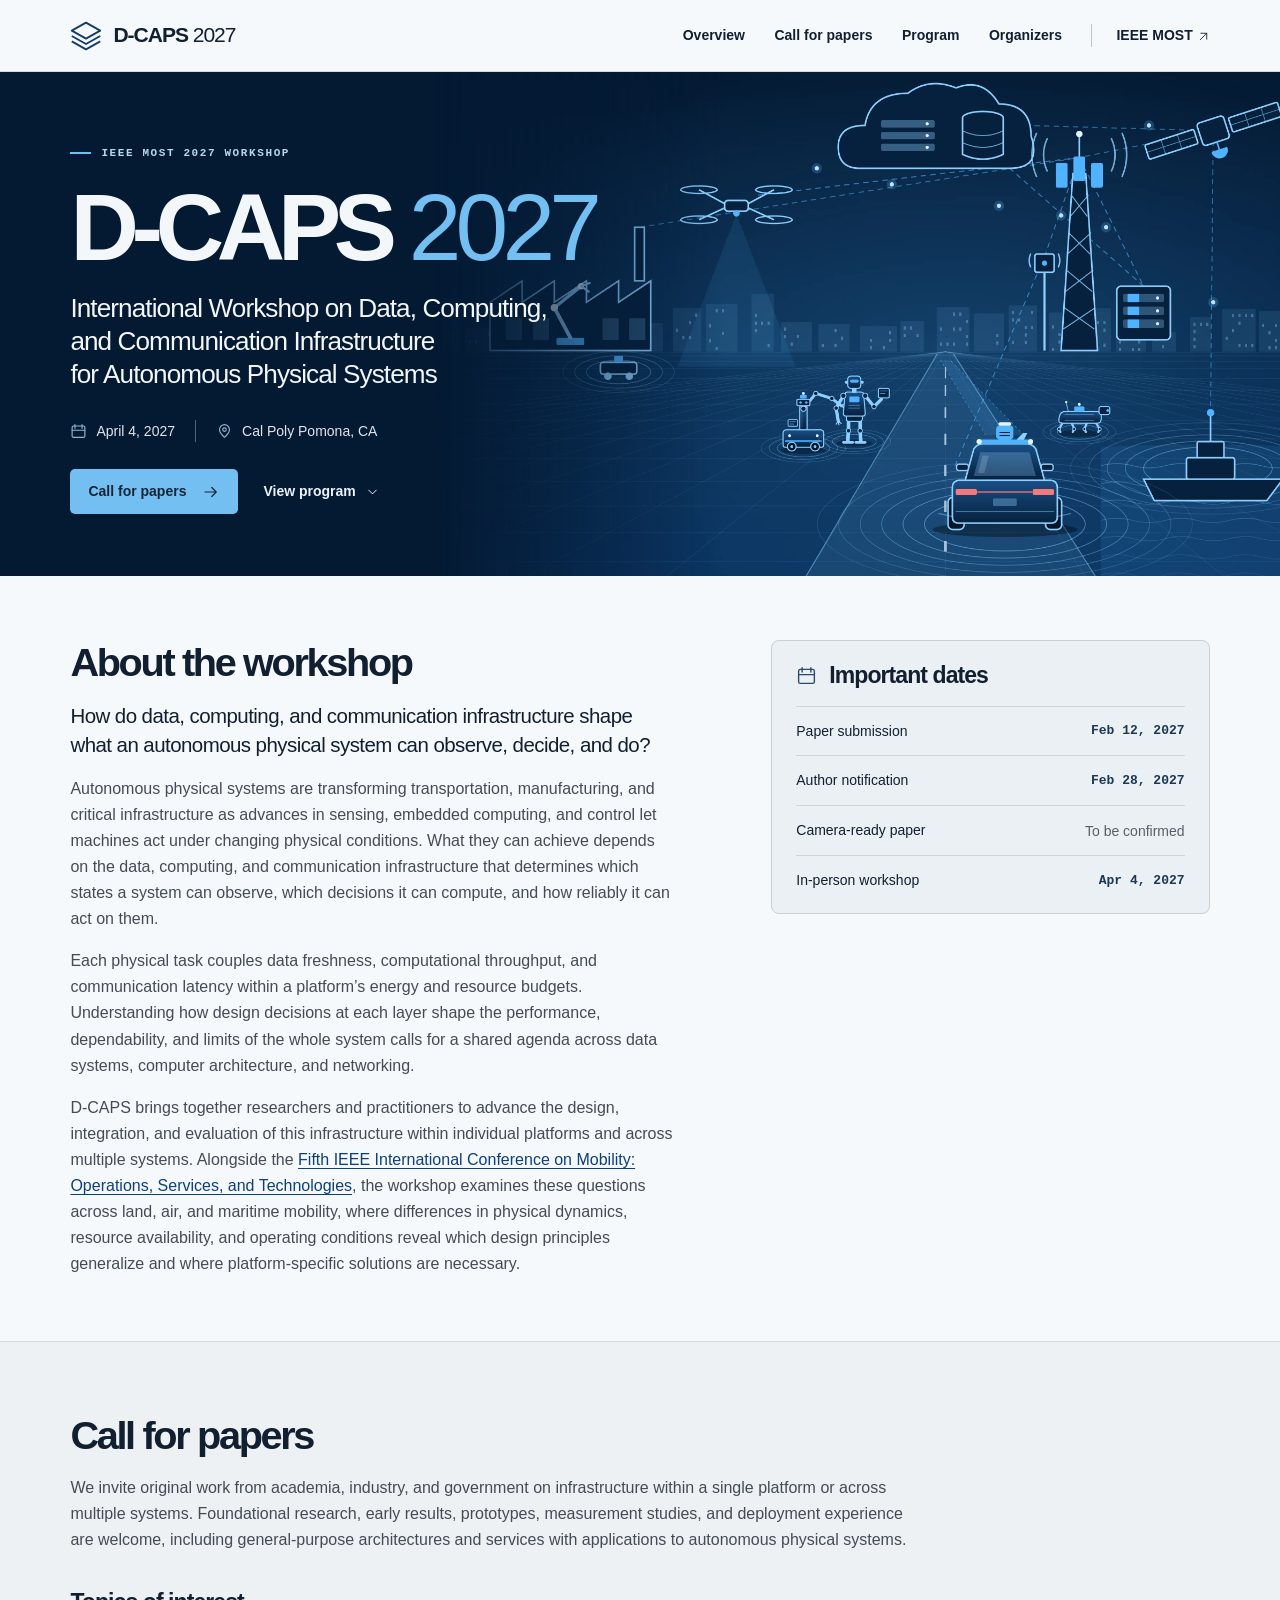
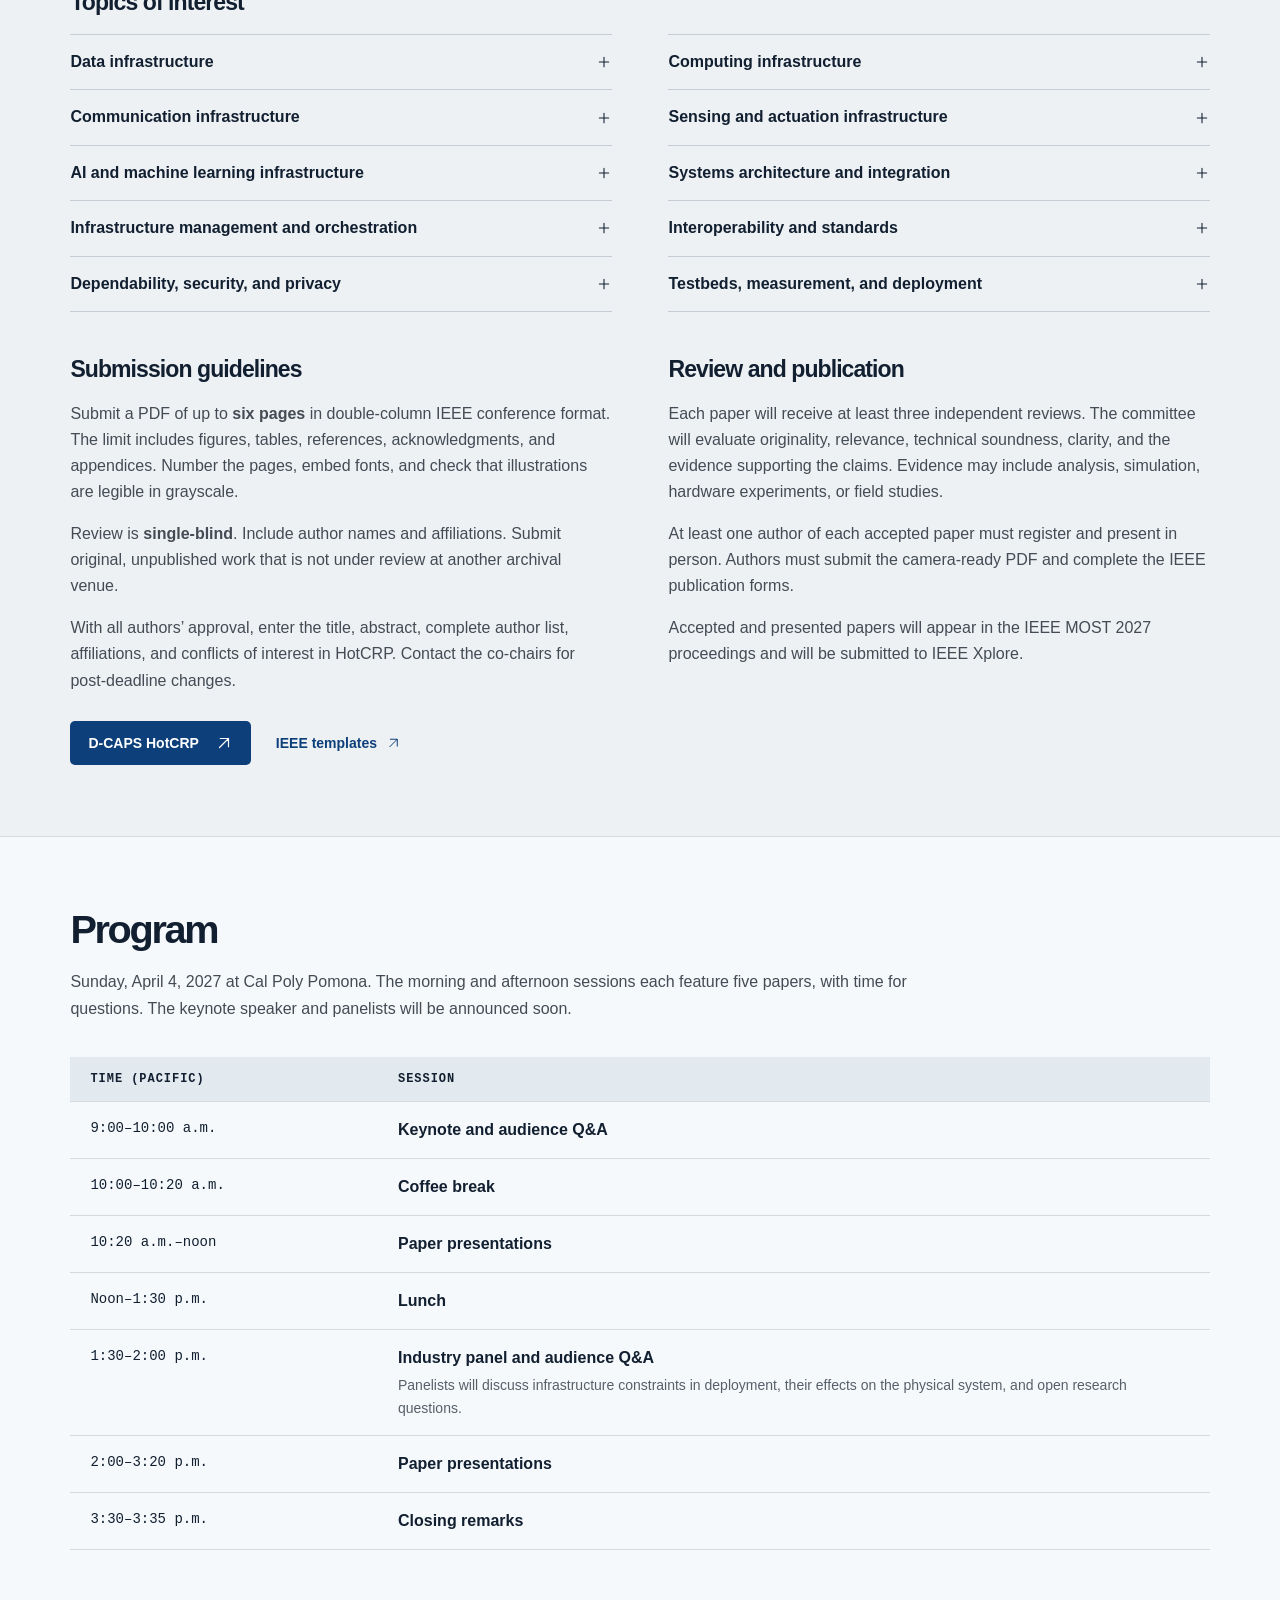
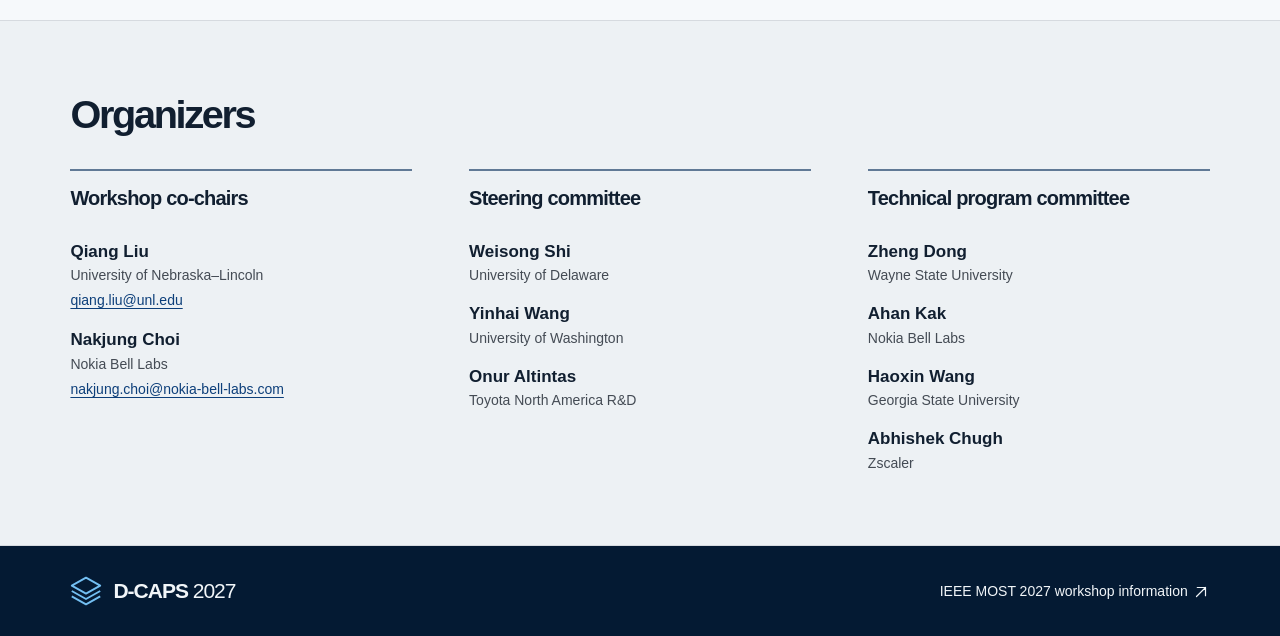
<file: index.html>
<!doctype html>
<html lang="en"><head><meta charset="utf-8"><meta name="viewport" content="width=device-width,initial-scale=1"><title>D-CAPS 2027 | Workshop on Autonomous Physical Systems Infrastructure</title><meta name="description" content="International Workshop on Data, Computing, and Communication Infrastructure for Autonomous Physical Systems. April 4, 2027 at Cal Poly Pomona, co-located with IEEE MOST 2027."><link rel="icon" href="assets/mark.svg" type="image/svg+xml"><link rel="stylesheet" href="style.css"><script defer src="site.js"></script></head>
<body id="top"><a class="skip" href="#main">Skip to content</a>
<header><div class="wrap bar"><a href="#top" class="brand" aria-label="D-CAPS 2027 home"><svg class="mark" aria-hidden="true" viewBox="0 0 36 36" fill="none" stroke="currentColor" stroke-width="2.1" stroke-linejoin="round"><path d="m2 12 16-9 16 9-16 9Zm0 6 16 9 16-9M2 24l16 9 16-9"/></svg><span>D-CAPS <b>2027</b></span></a><button id="toggle" type="button" hidden aria-controls="navigation" aria-expanded="false">Menu <svg class="icon" aria-hidden="true" viewBox="0 0 24 24" fill="none" stroke="currentColor" stroke-width="1.6" stroke-linecap="round" stroke-linejoin="round"><path d="M3 7h18M3 12h18M3 17h18"/></svg></button><nav id="navigation" aria-label="Main navigation"><a href="#overview">Overview</a><a href="#cfp">Call for papers</a><a href="#program">Program</a><a href="#organizers">Organizers</a><a class="conference" href="https://www.ieeemobility.org/workshop.html">IEEE MOST <svg class="icon" aria-hidden="true" viewBox="0 0 24 24" fill="none" stroke="currentColor" stroke-width="1.6" stroke-linecap="round" stroke-linejoin="round"><path d="M6 18 18 6M7 6h11v11"/></svg></a></nav></div></header>
<main id="main"><section class="hero" aria-labelledby="event-name"><div class="hero-art" role="img" aria-label="Illustrative lidar point cloud of an autonomous vehicle and its surroundings"></div><div class="wrap hero-content"><div class="kicker"><i></i> IEEE MOST 2027 workshop</div><h1 id="event-name">D-CAPS <span>2027</span></h1><p class="long-title">International Workshop on Data, Computing, and Communication Infrastructure for Autonomous Physical Systems</p><div class="event-meta"><span><svg class="icon" aria-hidden="true" viewBox="0 0 24 24" fill="none" stroke="currentColor" stroke-width="1.6" stroke-linecap="round" stroke-linejoin="round"><rect x="3" y="5" width="18" height="16" rx="2"/><path d="M7 3v5m10-5v5M3 11h18"/></svg> April 4, 2027</span><span><svg class="icon" aria-hidden="true" viewBox="0 0 24 24" fill="none" stroke="currentColor" stroke-width="1.6" stroke-linecap="round" stroke-linejoin="round"><path d="M19 10c0 5-7 11-7 11S5 15 5 10a7 7 0 1 1 14 0Z"/><circle cx="12" cy="10" r="2.5"/></svg> Cal Poly Pomona, CA</span></div><div class="actions"><a class="button primary" href="#cfp">Call for papers <svg class="icon" aria-hidden="true" viewBox="0 0 24 24" fill="none" stroke="currentColor" stroke-width="1.6" stroke-linecap="round" stroke-linejoin="round"><path d="M4 12h15m-6-6 6 6-6 6"/></svg></a><a class="secondary" href="#program">View program <svg class="icon" aria-hidden="true" viewBox="0 0 24 24" fill="none" stroke="currentColor" stroke-width="1.6" stroke-linecap="round" stroke-linejoin="round"><path d="m6 9 6 6 6-6"/></svg></a></div></div></section>
<section class="wrap overview" id="overview"><div><h2>About the workshop</h2><p class="lead">How do data, computing, and communication infrastructure shape what an autonomous physical system can observe, decide, and do?</p><p>Autonomous physical systems are transforming transportation, manufacturing, and critical infrastructure as advances in sensing, embedded computing, and control let machines act under changing physical conditions. What they can achieve depends on the data, computing, and communication infrastructure that determines which states a system can observe, which decisions it can compute, and how reliably it can act on them.</p><p>Each physical task couples data freshness, computational throughput, and communication latency within a platform&rsquo;s energy and resource budgets. Understanding how design decisions at each layer shape the performance, dependability, and limits of the whole system calls for a shared agenda across data systems, computer architecture, and networking.</p><p>D-CAPS brings together researchers and practitioners to advance the design, integration, and evaluation of this infrastructure within individual platforms and across multiple systems. Alongside the <a href="https://www.ieeemobility.org/workshop.html">Fifth IEEE International Conference on Mobility: Operations, Services, and Technologies</a>, the workshop examines these questions across land, air, and maritime mobility, where differences in physical dynamics, resource availability, and operating conditions reveal which design principles generalize and where platform-specific solutions are necessary.</p></div>
<aside class="dates" aria-labelledby="dates-title"><div class="card-title"><svg class="icon" aria-hidden="true" viewBox="0 0 24 24" fill="none" stroke="currentColor" stroke-width="1.6" stroke-linecap="round" stroke-linejoin="round"><rect x="3" y="5" width="18" height="16" rx="2"/><path d="M7 3v5m10-5v5M3 11h18"/></svg><h3 id="dates-title">Important dates</h3></div><dl><div><dt>Paper submission</dt><dd>Feb 12, 2027</dd></div><div><dt>Author notification</dt><dd>Feb 28, 2027</dd></div><div><dt>Camera-ready paper</dt><dd class="pending">To be confirmed</dd></div><div><dt>In-person workshop</dt><dd>Apr 4, 2027</dd></div></dl></aside></section>
<section class="cfp section" id="cfp"><div class="wrap"><h2>Call for papers</h2><p class="intro">We invite original work from academia, industry, and government on infrastructure within a single platform or across multiple systems. Foundational research, early results, prototypes, measurement studies, and deployment experience are welcome, including general-purpose architectures and services with applications to autonomous physical systems.</p><h3>Topics of interest</h3><div class="topics"><details><summary>Data infrastructure<svg class="icon" aria-hidden="true" viewBox="0 0 24 24" fill="none" stroke="currentColor" stroke-width="1.6" stroke-linecap="round" stroke-linejoin="round"><path d="M5 12h14m-7-7v14"/></svg></summary><p>Systems for acquiring, storing, managing, and processing data.</p></details><details><summary>Computing infrastructure<svg class="icon" aria-hidden="true" viewBox="0 0 24 24" fill="none" stroke="currentColor" stroke-width="1.6" stroke-linecap="round" stroke-linejoin="round"><path d="M5 12h14m-7-7v14"/></svg></summary><p>Hardware and software architectures for onboard, edge, and cloud computing.</p></details><details><summary>Communication infrastructure<svg class="icon" aria-hidden="true" viewBox="0 0 24 24" fill="none" stroke="currentColor" stroke-width="1.6" stroke-linecap="round" stroke-linejoin="round"><path d="M5 12h14m-7-7v14"/></svg></summary><p>Architectures and protocols for exchanging information within and across systems.</p></details><details><summary>Sensing and actuation infrastructure<svg class="icon" aria-hidden="true" viewBox="0 0 24 24" fill="none" stroke="currentColor" stroke-width="1.6" stroke-linecap="round" stroke-linejoin="round"><path d="M5 12h14m-7-7v14"/></svg></summary><p>Hardware and software that allow autonomous physical systems to observe and act on their environment.</p></details><details><summary>AI and machine learning infrastructure<svg class="icon" aria-hidden="true" viewBox="0 0 24 24" fill="none" stroke="currentColor" stroke-width="1.6" stroke-linecap="round" stroke-linejoin="round"><path d="M5 12h14m-7-7v14"/></svg></summary><p>Systems for training, deploying, and serving models.</p></details><details><summary>Systems architecture and integration<svg class="icon" aria-hidden="true" viewBox="0 0 24 24" fill="none" stroke="currentColor" stroke-width="1.6" stroke-linecap="round" stroke-linejoin="round"><path d="M5 12h14m-7-7v14"/></svg></summary><p>Design and integration of sensing, computing, communication, and control.</p></details><details><summary>Infrastructure management and orchestration<svg class="icon" aria-hidden="true" viewBox="0 0 24 24" fill="none" stroke="currentColor" stroke-width="1.6" stroke-linecap="round" stroke-linejoin="round"><path d="M5 12h14m-7-7v14"/></svg></summary><p>Methods for provisioning, configuring, and managing data, computing, and communication resources for autonomous physical systems.</p></details><details><summary>Interoperability and standards<svg class="icon" aria-hidden="true" viewBox="0 0 24 24" fill="none" stroke="currentColor" stroke-width="1.6" stroke-linecap="round" stroke-linejoin="round"><path d="M5 12h14m-7-7v14"/></svg></summary><p>Interfaces and standards that allow components from different vendors or platforms to work together.</p></details><details><summary>Dependability, security, and privacy<svg class="icon" aria-hidden="true" viewBox="0 0 24 24" fill="none" stroke="currentColor" stroke-width="1.6" stroke-linecap="round" stroke-linejoin="round"><path d="M5 12h14m-7-7v14"/></svg></summary><p>Methods for maintaining reliable operation and protecting systems and data.</p></details><details><summary>Testbeds, measurement, and deployment<svg class="icon" aria-hidden="true" viewBox="0 0 24 24" fill="none" stroke="currentColor" stroke-width="1.6" stroke-linecap="round" stroke-linejoin="round"><path d="M5 12h14m-7-7v14"/></svg></summary><p>Experimental platforms, evaluation methods, and lessons from real-world deployments.</p></details></div>
<div class="guidelines"><div><h3>Submission guidelines</h3><p>Submit a PDF of up to <strong>six pages</strong> in double-column IEEE conference format. The limit includes figures, tables, references, acknowledgments, and appendices. Number the pages, embed fonts, and check that illustrations are legible in grayscale.</p><p>Review is <strong>single-blind</strong>. Include author names and affiliations. Submit original, unpublished work that is not under review at another archival venue.</p><p>With all authors’ approval, enter the title, abstract, complete author list, affiliations, and conflicts of interest in HotCRP. Contact the co-chairs for post-deadline changes.</p><div class="actions"><a class="button dark" href="https://dcaps2027.hotcrp.com/">D-CAPS HotCRP <svg class="icon" aria-hidden="true" viewBox="0 0 24 24" fill="none" stroke="currentColor" stroke-width="1.6" stroke-linecap="round" stroke-linejoin="round"><path d="M6 18 18 6M7 6h11v11"/></svg></a><a class="text-link" href="https://www.ieee.org/conferences/publishing/templates.html">IEEE templates <svg class="icon" aria-hidden="true" viewBox="0 0 24 24" fill="none" stroke="currentColor" stroke-width="1.6" stroke-linecap="round" stroke-linejoin="round"><path d="M6 18 18 6M7 6h11v11"/></svg></a></div></div><div><h3>Review and publication</h3><p>Each paper will receive at least three independent reviews. The committee will evaluate originality, relevance, technical soundness, clarity, and the evidence supporting the claims. Evidence may include analysis, simulation, hardware experiments, or field studies.</p><p>At least one author of each accepted paper must register and present in person. Authors must submit the camera-ready PDF and complete the IEEE publication forms.</p><p>Accepted and presented papers will appear in the IEEE MOST 2027 proceedings and will be submitted to IEEE Xplore.</p></div></div></div></section>
<section class="wrap section" id="program"><h2>Program</h2><p class="intro">Sunday, April 4, 2027 at Cal Poly Pomona. The morning and afternoon sessions each feature five papers, with time for questions. The keynote speaker and panelists will be announced soon.</p><table><thead><tr><th scope="col">Time (Pacific)</th><th scope="col">Session</th></tr></thead><tbody><tr><td>9:00–10:00 a.m.</td><td><strong>Keynote and audience Q&A</strong></td></tr><tr><td>10:00–10:20 a.m.</td><td><strong>Coffee break</strong></td></tr><tr><td>10:20 a.m.–noon</td><td><strong>Paper presentations</strong></td></tr><tr><td>Noon–1:30 p.m.</td><td><strong>Lunch</strong></td></tr><tr><td>1:30–2:00 p.m.</td><td><strong>Industry panel and audience Q&A</strong><small>Panelists will discuss infrastructure constraints in deployment, their effects on the physical system, and open research questions.</small></td></tr><tr><td>2:00–3:20 p.m.</td><td><strong>Paper presentations</strong></td></tr><tr><td>3:30–3:35 p.m.</td><td><strong>Closing remarks</strong></td></tr></tbody></table></section>
<section class="people section" id="organizers"><div class="wrap"><h2>Organizers</h2><div class="people-grid"><div><h3>Workshop co-chairs</h3><h4>Qiang Liu</h4><p>University of Nebraska–Lincoln</p><a href="mailto:qiang.liu@unl.edu">qiang.liu@unl.edu</a><h4>Nakjung Choi</h4><p>Nokia Bell Labs</p><a href="mailto:nakjung.choi@nokia-bell-labs.com">nakjung.choi@nokia-bell-labs.com</a></div><div><h3>Steering committee</h3><h4>Weisong Shi</h4><p>University of Delaware</p><h4>Yinhai Wang</h4><p>University of Washington</p><h4>Onur Altintas</h4><p>Toyota North America R&amp;D</p></div><div><h3>Technical program committee</h3><h4>Zheng Dong</h4><p>Wayne State University</p><h4>Ahan Kak</h4><p>Nokia Bell Labs</p><h4>Haoxin Wang</h4><p>Georgia State University</p><h4>Abhishek Chugh</h4><p>Zscaler</p></div></div></div></section>
</main><footer><div class="wrap foot"><a class="brand" href="#top"><svg class="mark" aria-hidden="true" viewBox="0 0 36 36" fill="none" stroke="currentColor" stroke-width="2.1" stroke-linejoin="round"><path d="m2 12 16-9 16 9-16 9Zm0 6 16 9 16-9M2 24l16 9 16-9"/></svg><span>D-CAPS <b>2027</b></span></a><a href="https://www.ieeemobility.org/workshop.html">IEEE MOST 2027 workshop information <svg class="icon" aria-hidden="true" viewBox="0 0 24 24" fill="none" stroke="currentColor" stroke-width="1.6" stroke-linecap="round" stroke-linejoin="round"><path d="M6 18 18 6M7 6h11v11"/></svg></a></div></footer></body></html>
</file>
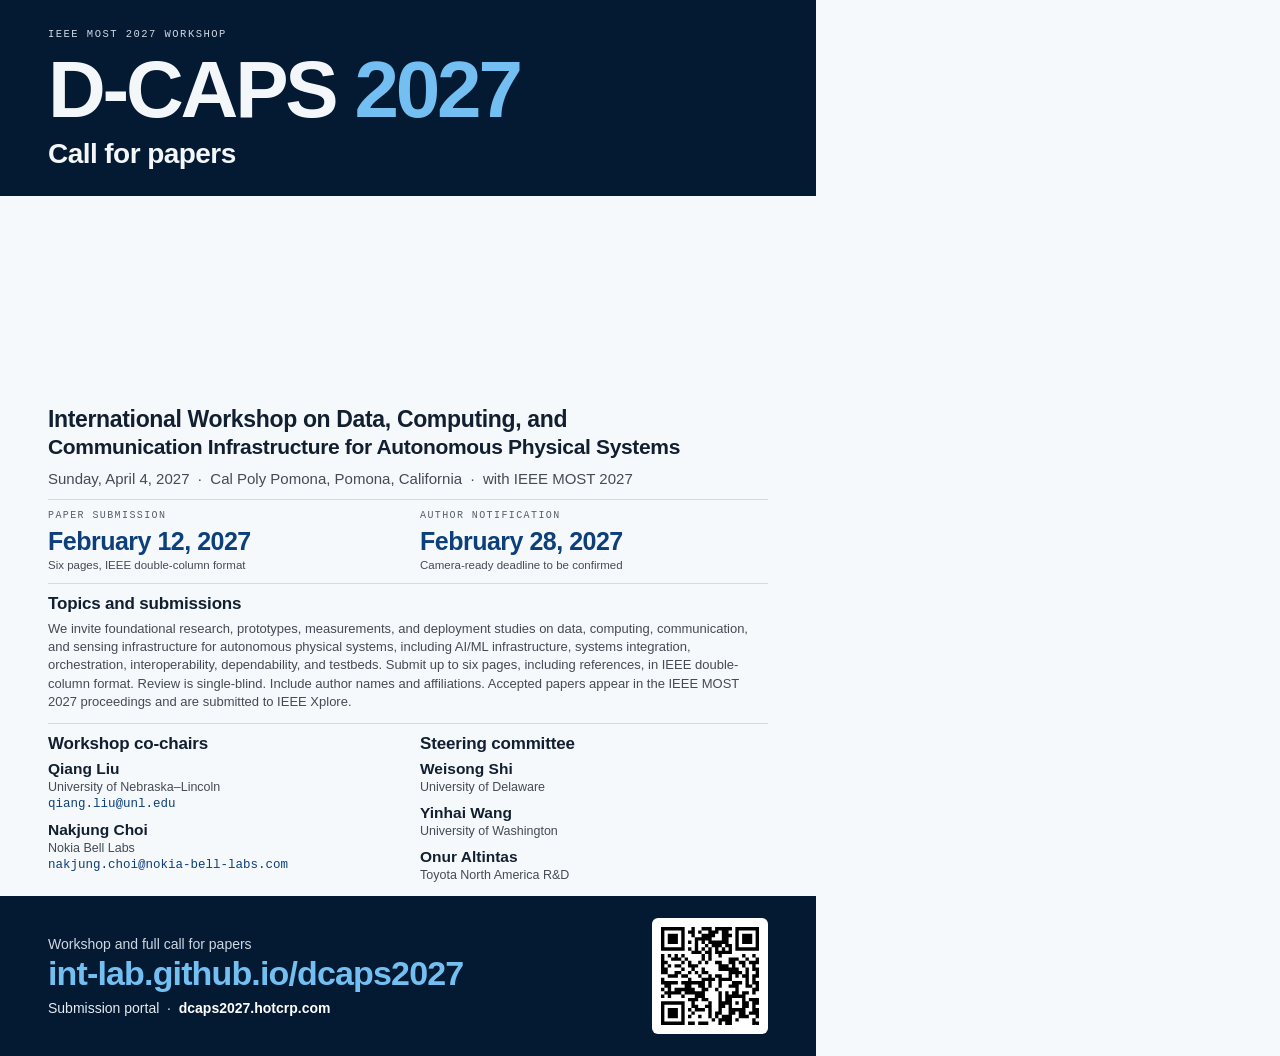
<file: docs/flyer.html>
<!doctype html><html><head><meta charset="utf-8"><title>D-CAPS 2027 Flyer</title>
<style>
@page{size:8.5in 11in;margin:0}
*{box-sizing:border-box;margin:0;padding:0}
:root{--deep:#041a33;--green:#0d3f7a;--ink:#111f30;--lime:#73bff2;--line:#d6dadf;--paper:#f6f9fb;--body:#444b54;--muted:#575f69}
html,body{width:816px;height:1056px;background:var(--paper);color:var(--ink);font-family:"Helvetica Neue",Helvetica,Arial,sans-serif;-webkit-print-color-adjust:exact;print-color-adjust:exact}
.mono{font-family:"IBM Plex Mono",Menlo,ui-monospace,monospace;letter-spacing:.14em;text-transform:uppercase}
.page{width:816px;height:1056px;display:flex;flex-direction:column;overflow:hidden}
.top{background:var(--deep);color:#f4f7fa;padding:28px 48px 22px}
.top .eyebrow{font-size:10.5px;color:#ced8e3}
.top h1{font-size:80px;font-weight:700;letter-spacing:-.04em;line-height:.95;margin-top:12px}
.top h1 span{color:var(--lime)}
.top h2{font-size:28px;font-weight:700;letter-spacing:-.02em;margin-top:10px}
.art{height:270px;background:url(file:///Users/liuqiang/Desktop/DCAPS/assets/scene.webp) center 88%/cover no-repeat;border-top:4px solid var(--deep)}
.body{padding:20px 48px 14px;flex:1}
.title{font-size:23px;font-weight:700;letter-spacing:-.015em;line-height:1.25}
.title .l2{font-size:21px;display:block}
.meta{margin-top:10px;font-size:15px;color:var(--body)}
.rule{border:0;border-top:1px solid var(--line);margin:12px 0 10px}
.dates{display:grid;grid-template-columns:1fr 1fr;gap:24px}
.dates .lab{font-size:10px;color:var(--muted)}
.dates .val{font-size:25px;font-weight:700;letter-spacing:-.02em;margin-top:6px;color:var(--green)}
.dates .sub{font-size:11.5px;color:var(--body);margin-top:3px}
h3{font-size:17px;font-weight:700;letter-spacing:-.01em;margin-bottom:6px}
p.copy{font-size:13px;line-height:1.4;color:var(--body)}
.people{display:grid;grid-template-columns:1fr 1fr;gap:18px 24px}.chairs{display:grid;grid-template-columns:1fr 1fr;gap:14px}
.chair .n{font-size:15.5px;font-weight:700}
.chair .a{font-size:12.5px;color:var(--body);margin-top:2px}
.chair .e{font-size:12.5px;color:var(--green);margin-top:3px;font-family:Menlo,ui-monospace,monospace;letter-spacing:0}
.foot{background:var(--deep);color:#e6ebf0;padding:22px 48px;display:flex;align-items:center;justify-content:space-between;gap:24px}
.foot .k{font-size:14px;color:#ced8e3}
.foot .url{font-size:34px;font-weight:700;color:var(--lime);letter-spacing:-.025em;margin:4px 0 10px;line-height:1}
.foot .s{font-size:14px}
.foot .s b{font-weight:600;color:#fff}
.qr{width:116px;height:116px;background:#fff;padding:9px;border-radius:6px;flex:none}
.qr svg path{fill:#000}
</style></head><body><div class="page">
<div class="top">
  <div class="eyebrow mono">IEEE MOST 2027 workshop</div>
  <h1>D-CAPS <span>2027</span></h1>
  <h2>Call for papers</h2>
</div>
<div class="art"></div>
<div class="body">
  <div class="title">International Workshop on Data, Computing, and<span class="l2">Communication Infrastructure for Autonomous Physical Systems</span></div>
  <div class="meta">Sunday, April 4, 2027 &nbsp;·&nbsp; Cal Poly Pomona, Pomona, California &nbsp;·&nbsp; with IEEE MOST 2027</div>
  <hr class="rule">
  <div class="dates">
    <div><div class="lab mono">Paper submission</div><div class="val">February 12, 2027</div><div class="sub">Six pages, IEEE double-column format</div></div>
    <div><div class="lab mono">Author notification</div><div class="val">February 28, 2027</div><div class="sub">Camera-ready deadline to be confirmed</div></div>
  </div>
  <hr class="rule">
  <h3>Topics and submissions</h3>
  <p class="copy">We invite foundational research, prototypes, measurements, and deployment studies on data, computing, communication, and sensing infrastructure for autonomous physical systems, including AI/ML infrastructure, systems integration, orchestration, interoperability, dependability, and testbeds. Submit up to six pages, including references, in IEEE double-column format. Review is single-blind. Include author names and affiliations. Accepted papers appear in the IEEE MOST 2027 proceedings and are submitted to IEEE Xplore.</p>
  <hr class="rule">
  <div class="people">
    <div><h3>Workshop co-chairs</h3>
      <div class="chair"><div class="n">Qiang Liu</div><div class="a">University of Nebraska–Lincoln</div><div class="e">qiang.liu@unl.edu</div></div>
      <div class="chair" style="margin-top:10px"><div class="n">Nakjung Choi</div><div class="a">Nokia Bell Labs</div><div class="e">nakjung.choi@nokia-bell-labs.com</div></div>
    </div>
    <div><h3>Steering committee</h3>
      <div class="chair"><div class="n">Weisong Shi</div><div class="a">University of Delaware</div></div>
      <div class="chair" style="margin-top:10px"><div class="n">Yinhai Wang</div><div class="a">University of Washington</div></div>
      <div class="chair" style="margin-top:10px"><div class="n">Onur Altintas</div><div class="a">Toyota North America R&amp;D</div></div>
    </div>
  </div>
</div>
<div class="foot">
  <div>
    <div class="k">Workshop and full call for papers</div>
    <div class="url">int-lab.github.io/dcaps2027</div>
    <div class="s">Submission portal &nbsp;·&nbsp; <b>dcaps2027.hotcrp.com</b></div>
  </div>
  <div class="qr"><svg style="width:100%;height:100%;display:block" width="29mm" height="29mm" version="1.1" viewBox="0 0 29 29" xmlns="http://www.w3.org/2000/svg"><path d="M0,0H1V1H0zM1,0H2V1H1zM2,0H3V1H2zM3,0H4V1H3zM4,0H5V1H4zM5,0H6V1H5zM6,0H7V1H6zM9,0H10V1H9zM12,0H13V1H12zM13,0H14V1H13zM14,0H15V1H14zM16,0H17V1H16zM17,0H18V1H17zM18,0H19V1H18zM19,0H20V1H19zM20,0H21V1H20zM22,0H23V1H22zM23,0H24V1H23zM24,0H25V1H24zM25,0H26V1H25zM26,0H27V1H26zM27,0H28V1H27zM28,0H29V1H28zM0,1H1V2H0zM6,1H7V2H6zM8,1H9V2H8zM9,1H10V2H9zM11,1H12V2H11zM14,1H15V2H14zM15,1H16V2H15zM16,1H17V2H16zM18,1H19V2H18zM19,1H20V2H19zM22,1H23V2H22zM28,1H29V2H28zM0,2H1V3H0zM2,2H3V3H2zM3,2H4V3H3zM4,2H5V3H4zM6,2H7V3H6zM9,2H10V3H9zM12,2H13V3H12zM13,2H14V3H13zM14,2H15V3H14zM15,2H16V3H15zM18,2H19V3H18zM19,2H20V3H19zM20,2H21V3H20zM22,2H23V3H22zM24,2H25V3H24zM25,2H26V3H25zM26,2H27V3H26zM28,2H29V3H28zM0,3H1V4H0zM2,3H3V4H2zM3,3H4V4H3zM4,3H5V4H4zM6,3H7V4H6zM10,3H11V4H10zM11,3H12V4H11zM12,3H13V4H12zM13,3H14V4H13zM14,3H15V4H14zM18,3H19V4H18zM19,3H20V4H19zM22,3H23V4H22zM24,3H25V4H24zM25,3H26V4H25zM26,3H27V4H26zM28,3H29V4H28zM0,4H1V5H0zM2,4H3V5H2zM3,4H4V5H3zM4,4H5V5H4zM6,4H7V5H6zM8,4H9V5H8zM10,4H11V5H10zM12,4H13V5H12zM14,4H15V5H14zM15,4H16V5H15zM16,4H17V5H16zM17,4H18V5H17zM18,4H19V5H18zM19,4H20V5H19zM22,4H23V5H22zM24,4H25V5H24zM25,4H26V5H25zM26,4H27V5H26zM28,4H29V5H28zM0,5H1V6H0zM6,5H7V6H6zM10,5H11V6H10zM13,5H14V6H13zM15,5H16V6H15zM16,5H17V6H16zM17,5H18V6H17zM19,5H20V6H19zM20,5H21V6H20zM22,5H23V6H22zM28,5H29V6H28zM0,6H1V7H0zM1,6H2V7H1zM2,6H3V7H2zM3,6H4V7H3zM4,6H5V7H4zM5,6H6V7H5zM6,6H7V7H6zM8,6H9V7H8zM10,6H11V7H10zM12,6H13V7H12zM14,6H15V7H14zM16,6H17V7H16zM18,6H19V7H18zM20,6H21V7H20zM22,6H23V7H22zM23,6H24V7H23zM24,6H25V7H24zM25,6H26V7H25zM26,6H27V7H26zM27,6H28V7H27zM28,6H29V7H28zM9,7H10V8H9zM10,7H11V8H10zM11,7H12V8H11zM13,7H14V8H13zM14,7H15V8H14zM16,7H17V8H16zM17,7H18V8H17zM18,7H19V8H18zM19,7H20V8H19zM20,7H21V8H20zM0,8H1V9H0zM2,8H3V9H2zM4,8H5V9H4zM6,8H7V9H6zM12,8H13V9H12zM14,8H15V9H14zM17,8H18V9H17zM24,8H25V9H24zM27,8H28V9H27zM0,9H1V10H0zM3,9H4V10H3zM4,9H5V10H4zM5,9H6V10H5zM7,9H8V10H7zM12,9H13V10H12zM14,9H15V10H14zM20,9H21V10H20zM21,9H22V10H21zM22,9H23V10H22zM25,9H26V10H25zM28,9H29V10H28zM0,10H1V11H0zM1,10H2V11H1zM6,10H7V11H6zM8,10H9V11H8zM11,10H12V11H11zM13,10H14V11H13zM16,10H17V11H16zM17,10H18V11H17zM20,10H21V11H20zM21,10H22V11H21zM23,10H24V11H23zM24,10H25V11H24zM26,10H27V11H26zM27,10H28V11H27zM28,10H29V11H28zM0,11H1V12H0zM2,11H3V12H2zM4,11H5V12H4zM5,11H6V12H5zM8,11H9V12H8zM9,11H10V12H9zM10,11H11V12H10zM17,11H18V12H17zM18,11H19V12H18zM19,11H20V12H19zM21,11H22V12H21zM24,11H25V12H24zM27,11H28V12H27zM0,12H1V13H0zM1,12H2V13H1zM6,12H7V13H6zM9,12H10V13H9zM12,12H13V13H12zM17,12H18V13H17zM18,12H19V13H18zM19,12H20V13H19zM20,12H21V13H20zM21,12H22V13H21zM22,12H23V13H22zM25,12H26V13H25zM27,12H28V13H27zM28,12H29V13H28zM0,13H1V14H0zM1,13H2V14H1zM4,13H5V14H4zM5,13H6V14H5zM8,13H9V14H8zM10,13H11V14H10zM12,13H13V14H12zM13,13H14V14H13zM20,13H21V14H20zM21,13H22V14H21zM22,13H23V14H22zM23,13H24V14H23zM25,13H26V14H25zM28,13H29V14H28zM2,14H3V15H2zM3,14H4V15H3zM4,14H5V15H4zM6,14H7V15H6zM7,14H8V15H7zM11,14H12V15H11zM14,14H15V15H14zM16,14H17V15H16zM17,14H18V15H17zM20,14H21V15H20zM22,14H23V15H22zM24,14H25V15H24zM25,14H26V15H25zM27,14H28V15H27zM28,14H29V15H28zM0,15H1V16H0zM8,15H9V16H8zM12,15H13V16H12zM13,15H14V16H13zM14,15H15V16H14zM15,15H16V16H15zM17,15H18V16H17zM18,15H19V16H18zM19,15H20V16H19zM20,15H21V16H20zM25,15H26V16H25zM27,15H28V16H27zM0,16H1V17H0zM1,16H2V17H1zM2,16H3V17H2zM3,16H4V17H3zM4,16H5V17H4zM6,16H7V17H6zM7,16H8V17H7zM8,16H9V17H8zM9,16H10V17H9zM10,16H11V17H10zM11,16H12V17H11zM12,16H13V17H12zM14,16H15V17H14zM17,16H18V17H17zM21,16H22V17H21zM22,16H23V17H22zM23,16H24V17H23zM25,16H26V17H25zM27,16H28V17H27zM28,16H29V17H28zM1,17H2V18H1zM2,17H3V18H2zM7,17H8V18H7zM8,17H9V18H8zM11,17H12V18H11zM12,17H13V18H12zM14,17H15V18H14zM17,17H18V18H17zM20,17H21V18H20zM21,17H22V18H21zM22,17H23V18H22zM25,17H26V18H25zM26,17H27V18H26zM28,17H29V18H28zM0,18H1V19H0zM2,18H3V19H2zM4,18H5V19H4zM5,18H6V19H5zM6,18H7V19H6zM7,18H8V19H7zM8,18H9V19H8zM9,18H10V19H9zM12,18H13V19H12zM13,18H14V19H13zM16,18H17V19H16zM22,18H23V19H22zM27,18H28V19H27zM28,18H29V19H28zM1,19H2V20H1zM2,19H3V20H2zM3,19H4V20H3zM4,19H5V20H4zM5,19H6V20H5zM7,19H8V20H7zM8,19H9V20H8zM9,19H10V20H9zM10,19H11V20H10zM11,19H12V20H11zM12,19H13V20H12zM17,19H18V20H17zM19,19H20V20H19zM21,19H22V20H21zM22,19H23V20H22zM24,19H25V20H24zM25,19H26V20H25zM27,19H28V20H27zM0,20H1V21H0zM2,20H3V21H2zM6,20H7V21H6zM10,20H11V21H10zM11,20H12V21H11zM12,20H13V21H12zM17,20H18V21H17zM19,20H20V21H19zM20,20H21V21H20zM21,20H22V21H21zM22,20H23V21H22zM23,20H24V21H23zM24,20H25V21H24zM8,21H9V22H8zM9,21H10V22H9zM10,21H11V22H10zM12,21H13V22H12zM13,21H14V22H13zM17,21H18V22H17zM19,21H20V22H19zM20,21H21V22H20zM24,21H25V22H24zM26,21H27V22H26zM27,21H28V22H27zM28,21H29V22H28zM0,22H1V23H0zM1,22H2V23H1zM2,22H3V23H2zM3,22H4V23H3zM4,22H5V23H4zM5,22H6V23H5zM6,22H7V23H6zM9,22H10V23H9zM14,22H15V23H14zM17,22H18V23H17zM18,22H19V23H18zM19,22H20V23H19zM20,22H21V23H20zM22,22H23V23H22zM24,22H25V23H24zM25,22H26V23H25zM27,22H28V23H27zM28,22H29V23H28zM0,23H1V24H0zM6,23H7V24H6zM9,23H10V24H9zM10,23H11V24H10zM13,23H14V24H13zM14,23H15V24H14zM17,23H18V24H17zM18,23H19V24H18zM20,23H21V24H20zM24,23H25V24H24zM25,23H26V24H25zM27,23H28V24H27zM0,24H1V25H0zM2,24H3V25H2zM3,24H4V25H3zM4,24H5V25H4zM6,24H7V25H6zM8,24H9V25H8zM10,24H11V25H10zM11,24H12V25H11zM12,24H13V25H12zM14,24H15V25H14zM17,24H18V25H17zM20,24H21V25H20zM21,24H22V25H21zM22,24H23V25H22zM23,24H24V25H23zM24,24H25V25H24zM27,24H28V25H27zM28,24H29V25H28zM0,25H1V26H0zM2,25H3V26H2zM3,25H4V26H3zM4,25H5V26H4zM6,25H7V26H6zM9,25H10V26H9zM14,25H15V26H14zM16,25H17V26H16zM17,25H18V26H17zM20,25H21V26H20zM21,25H22V26H21zM23,25H24V26H23zM24,25H25V26H24zM26,25H27V26H26zM27,25H28V26H27zM28,25H29V26H28zM0,26H1V27H0zM2,26H3V27H2zM3,26H4V27H3zM4,26H5V27H4zM6,26H7V27H6zM8,26H9V27H8zM11,26H12V27H11zM14,26H15V27H14zM16,26H17V27H16zM18,26H19V27H18zM19,26H20V27H19zM20,26H21V27H20zM23,26H24V27H23zM24,26H25V27H24zM25,26H26V27H25zM28,26H29V27H28zM0,27H1V28H0zM6,27H7V28H6zM15,27H16V28H15zM17,27H18V28H17zM18,27H19V28H18zM19,27H20V28H19zM20,27H21V28H20zM22,27H23V28H22zM27,27H28V28H27zM0,28H1V29H0zM1,28H2V29H1zM2,28H3V29H2zM3,28H4V29H3zM4,28H5V29H4zM5,28H6V29H5zM6,28H7V29H6zM8,28H9V29H8zM9,28H10V29H9zM11,28H12V29H11zM12,28H13V29H12zM13,28H14V29H13zM17,28H18V29H17zM19,28H20V29H19zM20,28H21V29H20zM27,28H28V29H27zM28,28H29V29H28z" id="qr-path" fill="#000000" fill-opacity="1" fill-rule="nonzero" stroke="none" /></svg></div>
</div>
</div></body></html>
</file>
<file: style.css>
:root{--ink:#111f30;--body:#444b54;--muted:#575f69;--paper:#f6f9fb;--line:#d6dadf;--green:#0d3f7a;--deep:#041a33;--lime:#73bff2;--mono:"IBM Plex Mono",ui-monospace,"Liberation Mono",monospace;--sans:"Inter","Arial",sans-serif}
*{box-sizing:border-box}html{scroll-behavior:smooth;scroll-padding-top:88px}body{margin:0;color:var(--ink);background:var(--paper);font:16px/1.63 var(--sans);-webkit-font-smoothing:antialiased}.wrap{width:min(1376px,89%);margin:auto}.skip{position:fixed;z-index:20;left:12px;top:-100px;padding:10px;background:white}.skip:focus{top:10px}a{color:var(--green);text-underline-offset:3px}a:focus-visible,button:focus-visible,summary:focus-visible{outline:3px solid #186090;outline-offset:4px}.icon{width:18px;height:18px;flex:none;vertical-align:middle}header{height:72px;background:var(--paper);position:sticky;top:0;z-index:8;border-bottom:1px solid var(--line)}.bar,.foot{height:100%;display:flex;align-items:center;justify-content:space-between;gap:24px}.brand{display:inline-flex;align-items:center;gap:11px;white-space:nowrap;text-decoration:none;font-size:21px;font-weight:750;letter-spacing:-1px;color:var(--ink)}.brand b{font-weight:400}.mark{width:32px;height:34px;color:#153c68}nav{display:flex;align-items:center;gap:clamp(18px,2.3vw,41px)}nav a{font-size:14px;font-weight:550;text-decoration:none;color:var(--ink)}nav a:hover,nav a[aria-current]{color:var(--green);text-decoration:underline;text-underline-offset:6px}.conference{border-left:1px solid #bfc4ca;padding-left:24px}.conference .icon{width:13px;height:13px}.hero{position:relative;isolation:isolate;overflow:hidden;color:#f4f7fa;background:var(--deep)}.hero-art{position:absolute;z-index:-1;inset:0 0 0 34%;background:url(assets/scene.webp) center 59%/cover no-repeat;mask-image:linear-gradient(to right,transparent,#000 34%)}.hero-content{padding-block:clamp(54px,5.7vw,96px) clamp(51px,4.8vw,82px)}.kicker{font:600 11px/1.5 var(--mono);letter-spacing:1.6px;text-transform:uppercase;color:#b8d8ee;display:flex;align-items:center;gap:10px}.kicker i{width:21px;height:2px;background:var(--lime)}h1,h2,h3,h4,p{margin:0}h1{font-size:clamp(74px,7.4vw,126px);line-height:1.05;letter-spacing:-.077em;margin:17px 0 14px;font-weight:650}h1 span{font-weight:350;color:var(--lime);letter-spacing:-.062em}.long-title{font-size:clamp(23px,2.04vw,34px);line-height:1.26;letter-spacing:-.035em;max-width:23em;text-wrap:balance}.event-meta,.actions{display:flex;align-items:center;flex-wrap:wrap}.event-meta{gap:20px;margin-top:29px;color:#e1e5ea;font-size:14px}.event-meta span,.button,.secondary,.text-link{display:inline-flex;align-items:center;gap:9px}.event-meta span+span{border-left:1px solid #536375;padding-left:20px}.event-meta .icon{color:#95b7ce;width:17px}.actions{gap:25px;margin-top:27px}.button,.secondary,.text-link{font-size:14px;font-weight:600;text-decoration:none}.button{padding:11px 18px;border-radius:5px;gap:16px}.primary{background:var(--lime);color:#162536}.primary:hover{background:#a2daff}.secondary{color:#edf3f7}.secondary .icon{width:15px}.secondary:hover,.text-link:hover{text-decoration:underline}.overview{display:grid;grid-template-columns:1.38fr 1fr;gap:clamp(46px,7.5vw,135px);align-items:start;padding-block:clamp(50px,5vw,86px)}h2{font-size:clamp(36px,3.1vw,55px);font-weight:580;line-height:1.14;letter-spacing:-.059em}h3{font-size:23px;font-weight:580;line-height:1.3;letter-spacing:-.04em}.overview p,.guidelines p,.intro{color:var(--body);margin-top:16px}.overview .lead{font-size:clamp(20px,1.6vw,26px);line-height:1.44;letter-spacing:-.027em;color:var(--ink);max-width:38em}.dates{border:1px solid #c9d0d7;border-radius:8px;background:#ebf0f4;overflow:hidden}.card-title{display:flex;gap:12px;align-items:center;padding:20px 24px 15px}.card-title .icon{color:#29496d;width:21px;height:21px}.card-title h3{font-size:23px}dl{margin:0 24px 8px}dl div{border-top:1px solid #ced5de;display:flex;align-items:center;justify-content:space-between;gap:12px;padding:13px 0;font-size:14px}dt small{font-size:11px;color:var(--muted);display:block;line-height:1.25}dd{margin:0;color:#1d3653;font:600 13px var(--mono);white-space:nowrap}dd.pending{font:14px var(--sans);color:#585f68}.section{padding-block:clamp(55px,5.5vw,94px)}.cfp,.people{border-block:1px solid var(--line);background:#edf1f4}.intro{max-width:850px;margin:17px 0 35px}.topics{display:grid;grid-template-columns:1fr 1fr;column-gap:5%;margin:16px 0 43px;align-items:start}.topics details{border-top:1px solid #c6cdd4}.topics details:nth-last-child(-n+2){border-bottom:1px solid #c6cdd4}.topics summary{display:flex;align-items:center;justify-content:space-between;gap:18px;font-weight:550;line-height:1.4;padding:16px 0;cursor:pointer;list-style:none}.topics summary::-webkit-details-marker{display:none}.topics summary:hover{color:var(--green)}.topics .icon{width:16px;height:16px}.topics [open] .icon{transform:rotate(45deg)}.topics p{padding:0 24px 16px 0;color:var(--body)}.guidelines{display:grid;grid-template-columns:1fr 1fr;gap:5%}.dark{color:white;background:var(--green)}.dark:hover{background:#061f3c}.text-link .icon{width:15px}table{border-collapse:collapse;width:100%;font-size:16px;text-align:left}th{background:#e3eaef;font:600 12px var(--mono);text-transform:uppercase;letter-spacing:.08em}td,th{padding:15px 20px;border-bottom:1px solid var(--line);vertical-align:top}td:first-child{width:27%;font-family:var(--mono);font-size:14px}td strong{font-weight:600}td small{display:block;color:var(--muted);font-size:14px;margin-top:3px}.people-grid{display:grid;grid-template-columns:1fr 1fr 1fr;gap:5%;margin-top:32px}.people-grid h3{font-size:20px;border-top:2px solid #607995;padding:14px 0}.people-grid h4{font-size:17px;margin-top:15px;line-height:1.45}.people-grid p,.people-grid a{font-size:14px;color:var(--body)}.people-grid .note{margin-top:12px;font-size:13px}.people-grid a{color:var(--green);overflow-wrap:anywhere}footer{background:var(--deep);color:white}.foot{padding-block:28px}.foot .brand,.foot a{color:#f2f6f9}.foot .mark{color:var(--lime)}.foot>a:last-child{font-size:14px;text-decoration:none}.foot>a:last-child:hover{text-decoration:underline}#toggle{background:transparent;border:1px solid var(--line);border-radius:4px;color:var(--ink);cursor:pointer;padding:7px 10px;align-items:center;gap:7px}
@media(min-width:1650px){.hero-art{left:38%}}
@media(max-width:920px){.wrap{width:90%}.overview{gap:32px;grid-template-columns:1.15fr 1fr}.long-title{max-width:22em}.hero-art{left:32%;background-position:55% 50%;mask-image:linear-gradient(to right,transparent,#000 55%)}.card-title{padding-inline:18px}dl{margin-inline:18px}.people-grid{gap:25px}nav{gap:17px}}
@media(max-width:720px){html{scroll-padding-top:74px}header{height:auto;min-height:61px}.bar{min-height:61px;flex-wrap:wrap;gap:0}.brand{font-size:20px}.mark{width:29px}#toggle:not([hidden]){display:inline-flex}.js nav{display:none}.js nav.open,nav{display:flex;width:100%;flex-direction:column;align-items:stretch;gap:0;padding:4px 0 14px}nav a{padding:8px 0}.conference{border:none;padding-left:0}.hero-content{padding:39px 0 0}.hero{padding-bottom:clamp(160px,34vw,238px)}.hero-art{inset:35% 0 -9% 0;mask-image:linear-gradient(to bottom,transparent 0%,#000 54%);background-position:50% 69%}.kicker{font-size:10px;letter-spacing:1px}h1{font-size:clamp(59px,11.4vw,82px);margin-top:14px}.long-title{font-size:clamp(21px,4.5vw,27px);max-width:24em}.event-meta{margin-top:22px;gap:12px;font-size:13px}.event-meta span+span{padding-left:12px}.actions{gap:20px;margin-top:21px}.overview,.guidelines,.people-grid{grid-template-columns:1fr}.overview{gap:29px;padding-block:37px}.overview .lead{font-size:20px}.topics{grid-template-columns:1fr;gap:0}.topics details:nth-last-child(2){border-bottom:none}.guidelines{gap:32px}.people-grid{gap:25px}.foot{align-items:flex-start;flex-direction:column;gap:12px}.section{padding-block:42px}td,th{padding:12px 8px}td:first-child{width:32%;font-size:12px}.dates{max-width:100%}}
@media(prefers-reduced-motion:reduce){html{scroll-behavior:auto}}
@media(min-width:721px){#toggle{display:none}}.resource-heading{gap:22px;flex-wrap:wrap}.resource-heading .button{flex-wrap:wrap;gap:9px}.resource-heading .button span{font:11px var(--mono);color:#d8e0e9}@media(min-width:721px) and (max-width:900px){nav{gap:12px}.conference{padding-left:10px}nav a{font-size:12px}}
</file>
